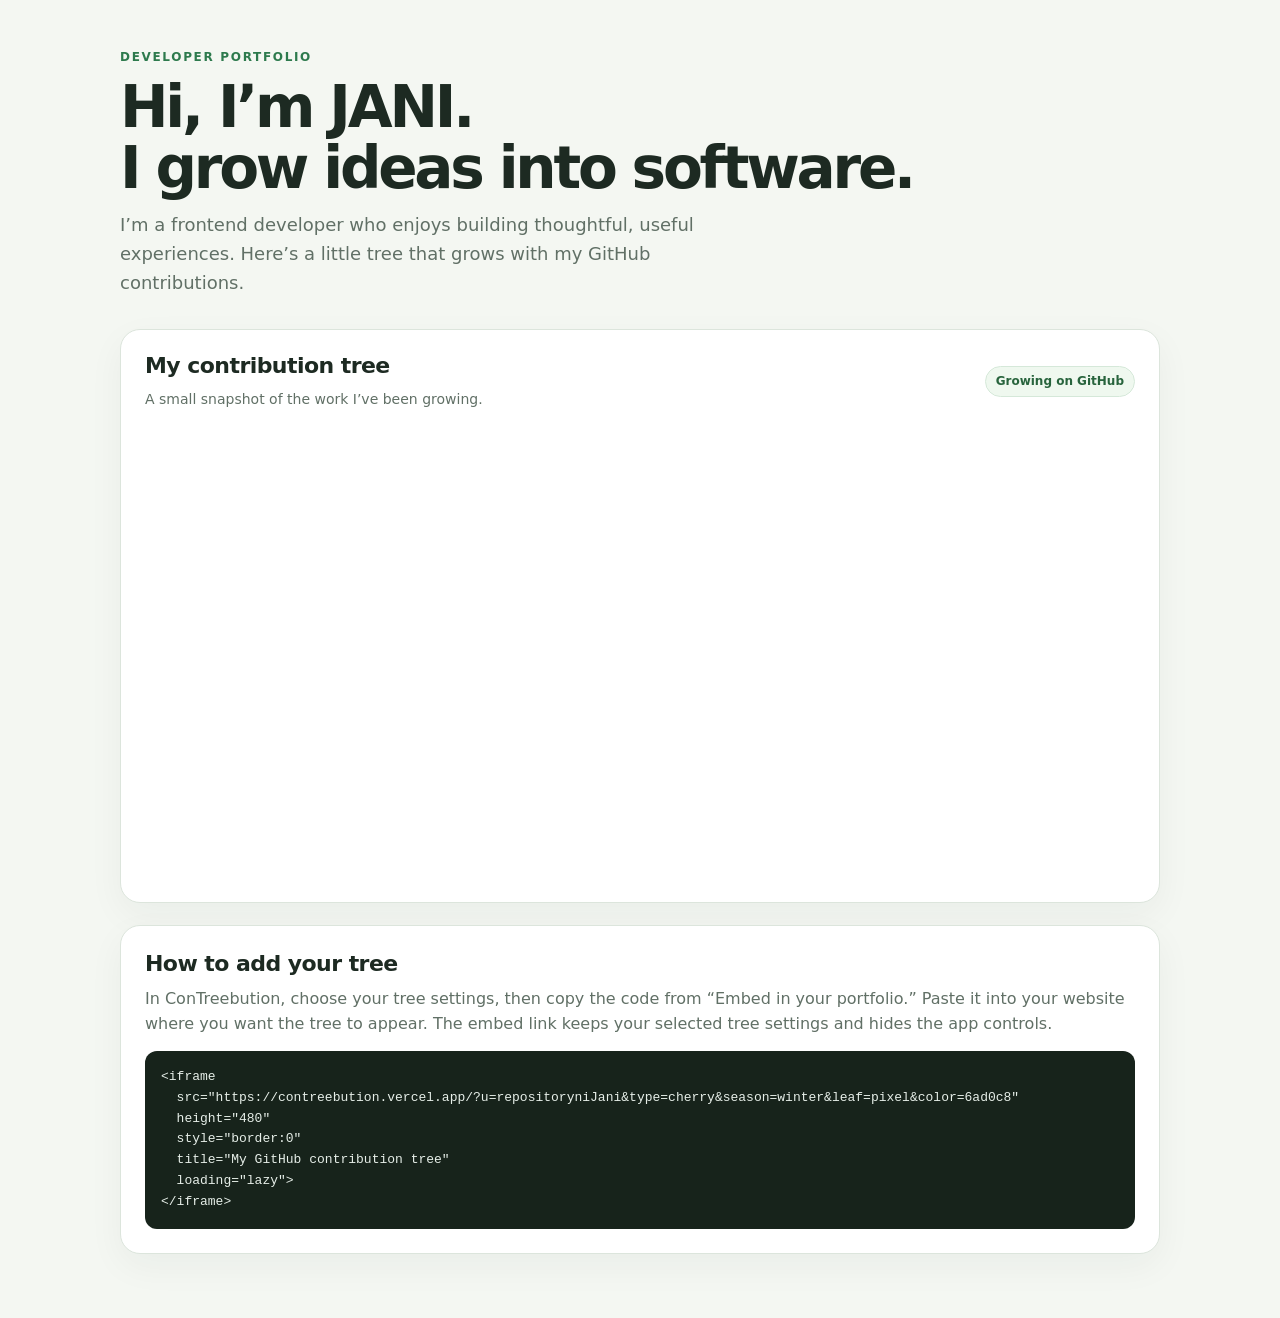
<file: portfolio.html>
<!doctype html>
<html lang="en">
<head>
<meta charset="utf-8">
<meta name="viewport" content="width=device-width, initial-scale=1">
<meta name="theme-color" content="#f4f7f2">
<title>Jani — Developer Sample Portfolio</title>
<style>
  :root {
    color-scheme: light;
    --bg: #f4f7f2;
    --panel: #ffffff;
    --ink: #1d2a22;
    --muted: #617066;
    --line: #dce5dc;
    --accent: #2d7a4d;
    --font: Inter, ui-sans-serif, system-ui, -apple-system, "Segoe UI", sans-serif;
  }
  * { box-sizing: border-box; }
  body { min-height: 100vh; margin: 0; background: var(--bg); color: var(--ink); font: 16px/1.6 var(--font); }
  .page { width: min(100% - 40px, 1040px); margin: 0 auto; padding: 48px 0 64px; }
  .eyebrow { margin: 0 0 10px; color: var(--accent); font-size: 12px; font-weight: 700; letter-spacing: .14em; text-transform: uppercase; }
  h1, h2, p { margin-top: 0; }
  h1 { margin-bottom: 12px; font-size: clamp(36px, 7vw, 58px); line-height: 1.05; letter-spacing: -.055em; }
  h2 { margin-bottom: 8px; font-size: 22px; line-height: 1.25; letter-spacing: -.025em; }
  .intro { max-width: 650px; margin-bottom: 32px; color: var(--muted); font-size: 18px; }
  .tree-card, .embed-help { border: 1px solid var(--line); border-radius: 20px; background: var(--panel); box-shadow: 0 12px 36px #1833210c; }
  .tree-card { overflow: hidden; }
  .tree-card-header { display: flex; align-items: center; justify-content: space-between; gap: 16px; padding: 22px 24px 12px; }
  .tree-card-header p { margin: 0; color: var(--muted); font-size: 14px; }
  .live-badge { flex: none; padding: 5px 10px; border: 1px solid #d5e8d9; border-radius: 999px; background: #eff8ef; color: #28643d; font-size: 12px; font-weight: 600; }
  .tree-frame { display: block; width: 100%; height: 480px; border: 0; background: transparent; }
  .embed-help { margin-top: 22px; padding: 24px; }
  .embed-help > p { margin-bottom: 14px; color: var(--muted); }
  pre { margin: 0; overflow-x: auto; padding: 16px; border-radius: 12px; background: #17231b; color: #e6eee8; font: 13px/1.6 ui-monospace, SFMono-Regular, Consolas, monospace; }
  code { font: inherit; }
  @media (max-width: 600px) {
    .page { width: min(100% - 24px, 1040px); padding-top: 32px; }
    .tree-card-header { align-items: flex-start; flex-direction: column; padding: 18px 18px 10px; }
    .tree-frame { height: 420px; }
    .embed-help { padding: 18px; }
  }
</style>
</head>
<body>
<main class="page">
  <p class="eyebrow">Developer portfolio</p>
  <h1>Hi, I’m JANI.<br>I grow ideas into software.</h1>
  <p class="intro">I’m a frontend developer who enjoys building thoughtful, useful experiences. Here’s a little tree that grows with my GitHub contributions.</p>

  <section class="tree-card" aria-labelledby="tree-title">
    <header class="tree-card-header">
      <div>
        <h2 id="tree-title">My contribution tree</h2>
        <p>A small snapshot of the work I’ve been growing.</p>
      </div>
      <span class="live-badge">Growing on GitHub</span>
    </header>
    <iframe
      class="tree-frame"
      src="https://contreebution.vercel.app/?u=repositoryniJani&type=cherry&season=winter&leaf=pixel&color=6ad0c8"
      title="Jani's GitHub contribution tree"
      loading="lazy"
      allow="webgl"
    ></iframe>
  </section>

  <section class="embed-help" aria-labelledby="embed-title">
    <h2 id="embed-title">How to add your tree</h2>
    <p>In ConTreebution, choose your tree settings, then copy the code from “Embed in your portfolio.” Paste it into your website where you want the tree to appear. The embed link keeps your selected tree settings and hides the app controls.</p>
    <pre><code>&lt;iframe
  src="https://contreebution.vercel.app/?u=repositoryniJani&type=cherry&season=winter&leaf=pixel&color=6ad0c8"
  height="480"
  style="border:0"
  title="My GitHub contribution tree"
  loading="lazy"&gt;
&lt;/iframe&gt;</code></pre>
  </section>
</main>
</body>
</html>
</file>
